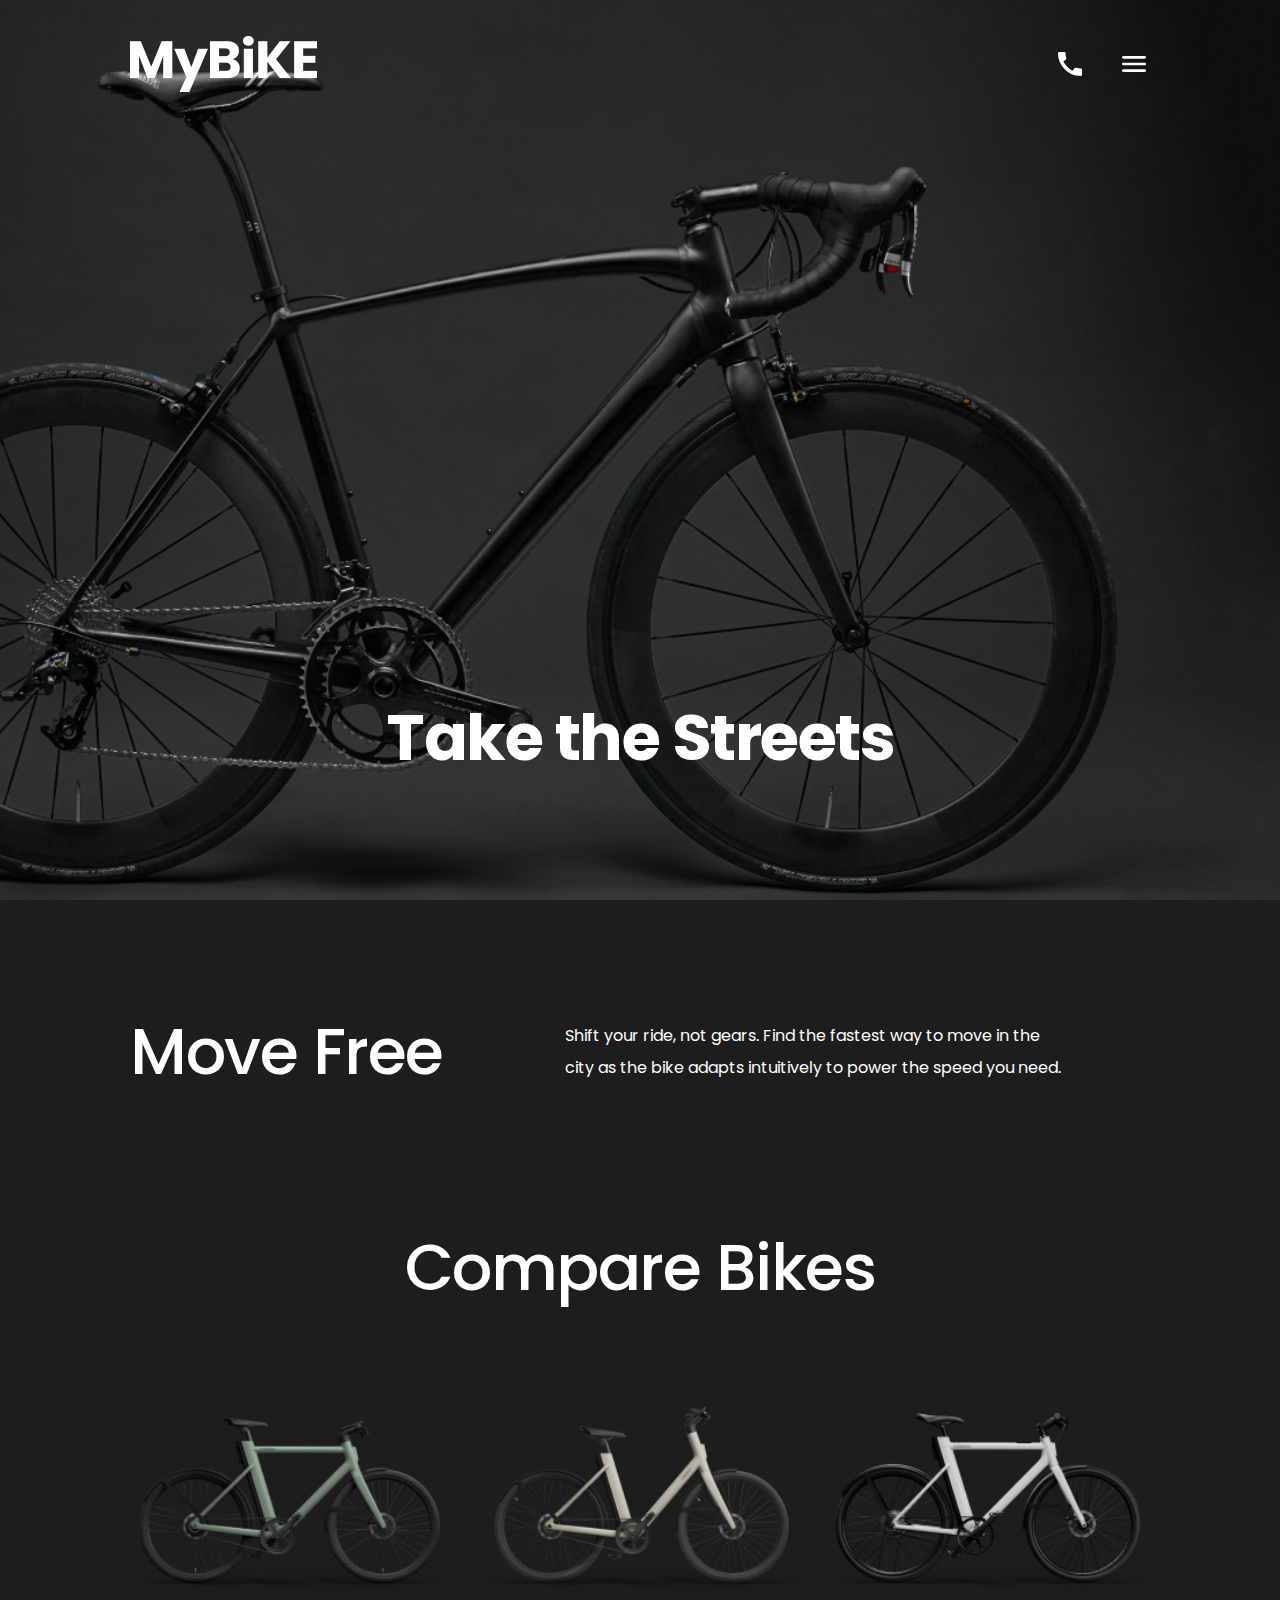
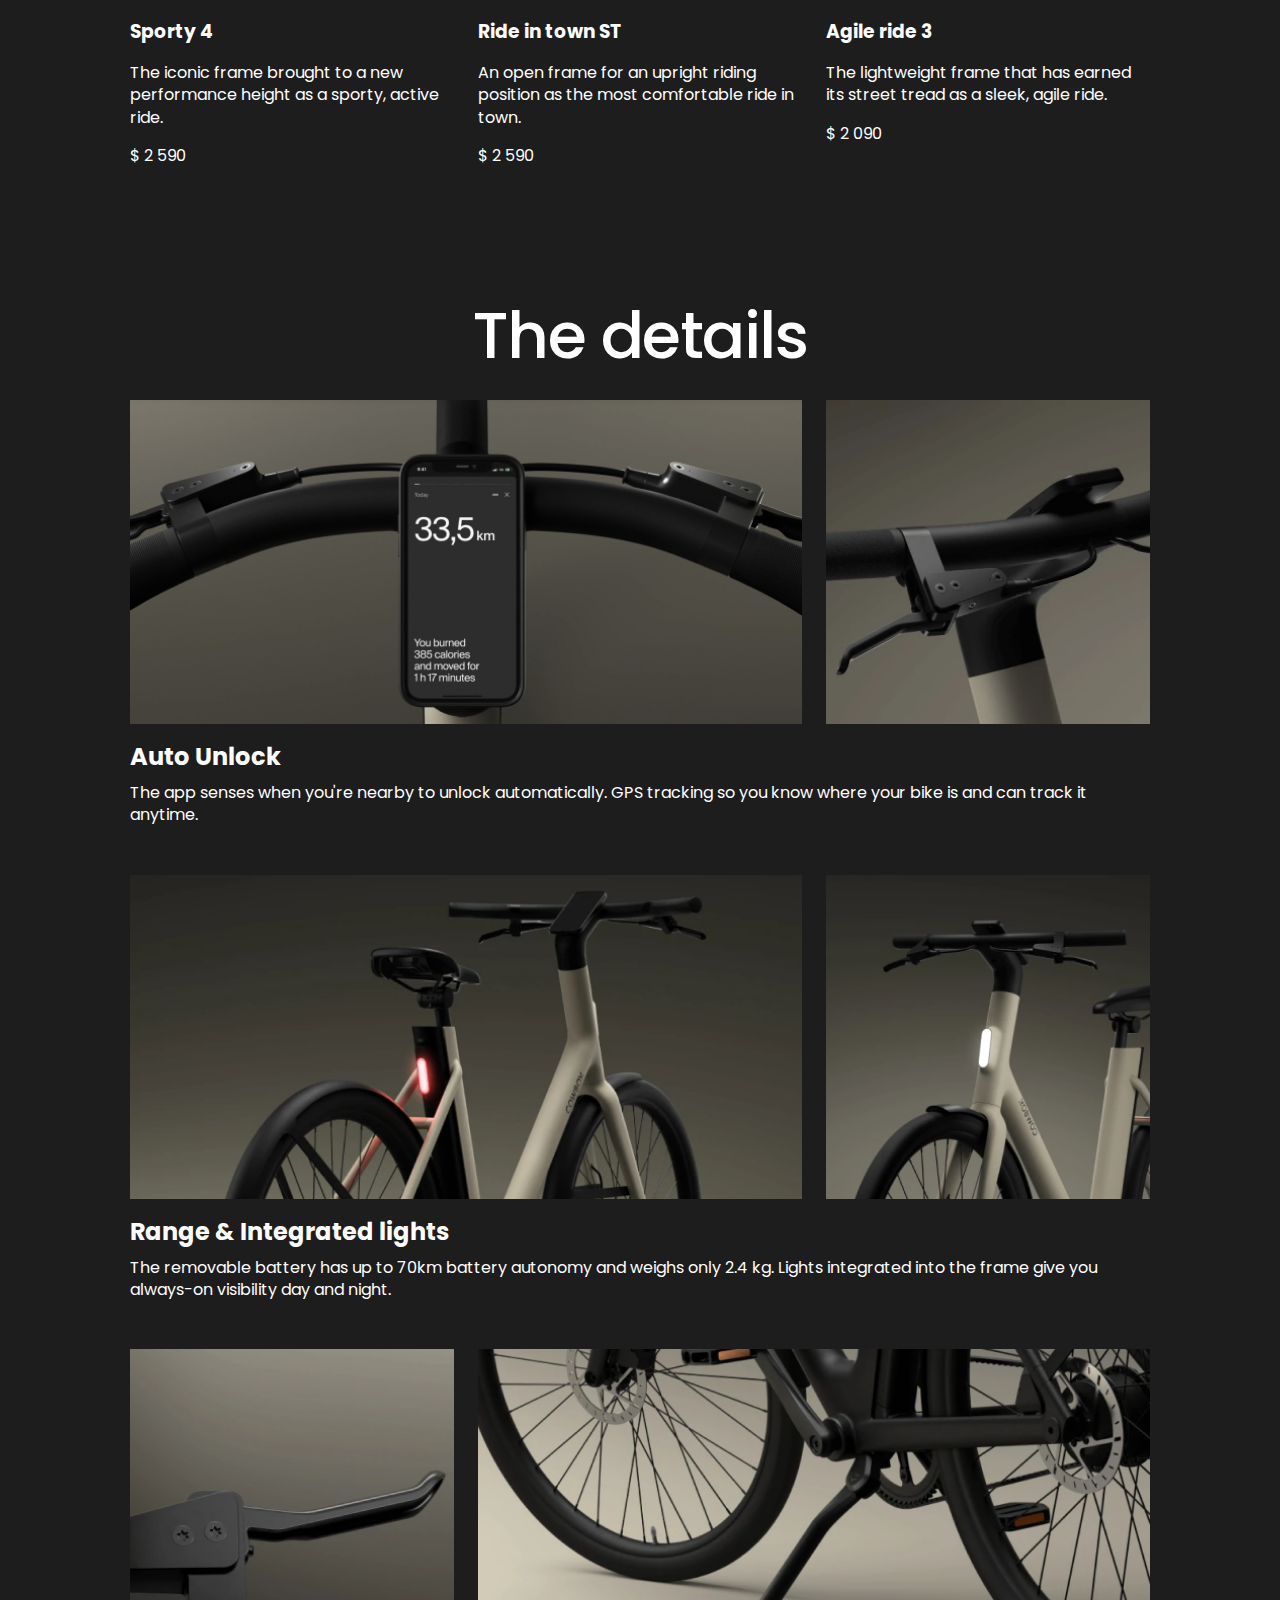
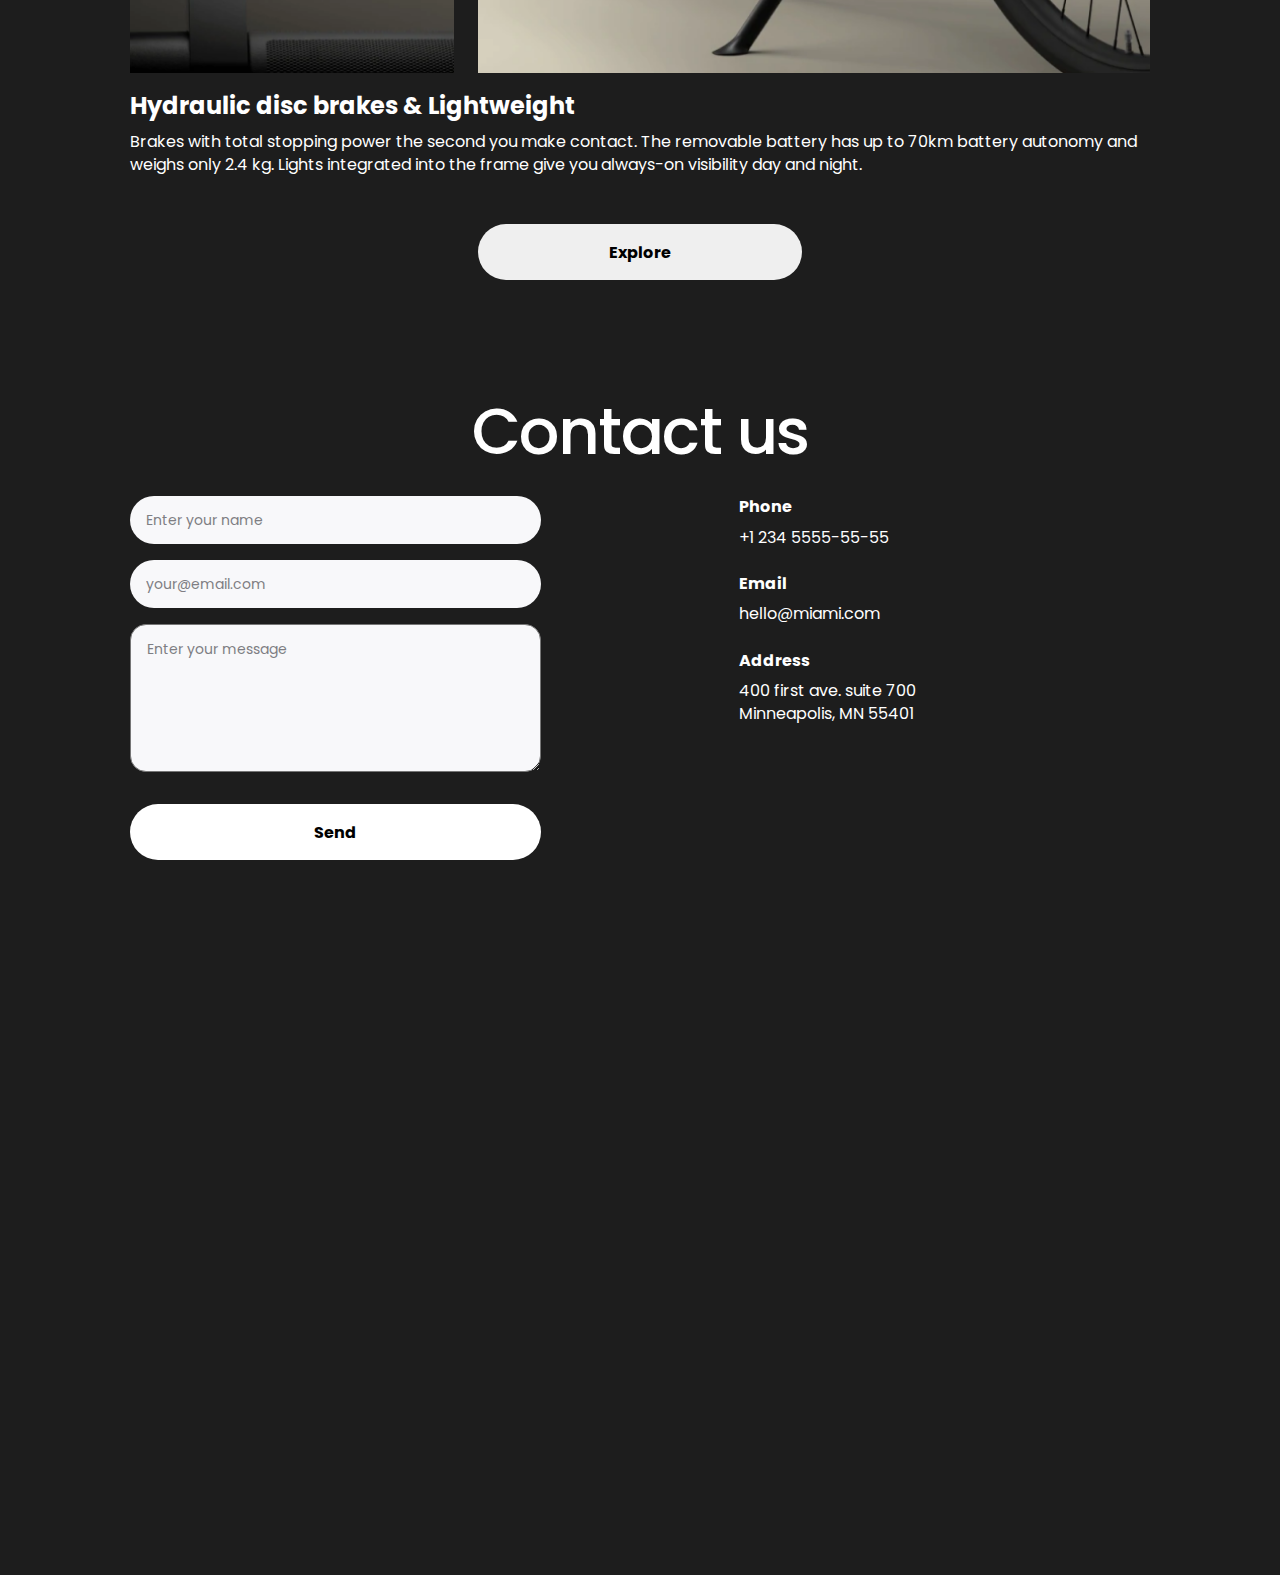
<file: index.html>
<!DOCTYPE html><html lang="en" class="page"><head><meta charset="utf-8"><meta name="viewport" content="width=device-width, initial-scale=1.0"><title>MyBike</title><link rel="icon" href="favicon.8e3c2def.svg"><link rel="stylesheet" href="index.52a2848d.css"><link rel="preconnect" href="https://fonts.googleapis.com"><link rel="preconnect" href="https://fonts.gstatic.com" crossorigin><link href="https://fonts.googleapis.com/css2?family=Poppins:wght@400;500;600&display=swap" rel="stylesheet"><script src="index.cabb280d.js" defer></script></head><body class="page__body"> <header class="header"> <div class="container"> <div class="header__content"> <div class="top-bar"> <a class="top-bar__logo-link" href="#"> <img class="top-bar__logo" src="Logo-white-x2.dbb92232.png" alt="MyBike logo"> </a> <div class="top-bar__icons"> <a href="#menu" class="icon icon--menu"></a> <a href="tel:+1-234-5555-55-55" class="icon icon--phone"></a> <a href="#" class="icon--number">+1 234 5555-55-55</a> </div> </div> <div class="header__bottom"> <h1 class="header__title">Take the Streets</h1> </div> </div> </div> </header> <aside class="menu page__menu" id="menu"> <div class="container"> <div class="menu__top top-bar"> <a class="top-bar__logo-link" href="#"> <img class="top-bar__logo" src="Property%201=Menu_logo.b2925f94.png" alt="Bike logo"> </a> <a href="#" class="icon icon--close"></a> </div> <div class="menu__bottom"> <nav class="menu__nav nav"> <ul class="nav__list"> <li class="nat__item"> <a class="nav__link" href="#">Home</a> </li> <li class="nat__item"> <a class="nav__link" href="#about-us">About us</a> </li> <li class="nat__item"> <a class="nav__link" href="#compare-bikes">Compare bikes</a> </li> <li class="nat__item"> <a class="nav__link" href="#details">Details</a> </li> <li class="nat__item"> <a class="nav__link" href="#contacts">Contacts</a> </li> </ul> </nav> <a href="tel:+1-234-5555-55-55" class="menu__phone-number"> +1 234 5555-55-55 </a> <a href="#" class="menu__book-a-test-ride"> Book a test ride </a> </div> </div> </aside> <main class="main"> <div class="container"> <div class="main__content"> <section class="move-free" id="move-free"> <h2 class="move-free__title section-title section-title--align--left"> Move Free </h2> <div class="move-free__content"> <p class="move-free__description"> Shift your ride, not gears. Find the fastest way to move in the city as the bike adapts intuitively to power the speed you need. </p> </div> </section> <section class="compare-bikes" id="compare-bikes"> <h2 class="section-title">Compare Bikes</h2> <div class="compare-bikes__products"> <article class="compare-bikes__product product"> <img src="Sporty%204.c3247aa8.png" alt="Sporty 4" class="product__photo"> <h3 class="product__title">Sporty 4</h3> <p class="product__description"> The iconic frame brought to a new performance height as a sporty, active ride. </p> <p class="product__price">$ 2 590</p> </article> <article class="compare-bikes__product product"> <img src="Ride%20in%20town%20ST.2cbdcaa3.png" alt="Ride in town ST" class="product__photo"> <h3 class="product__title">Ride in town ST</h3> <p class="product__description"> An open frame for an upright riding position as the most comfortable ride in town. </p> <p class="product__price">$ 2 590</p> </article> <article class="compare-bikes__product product"> <img src="Agile%20ride%203.670e16ec.png" alt="Agile ride" class="product__photo"> <h3 class="product__title">Agile ride 3</h3> <p class="product__description"> The lightweight frame that has earned its street tread as a sleek, agile ride. </p> <p class="product__price">$ 2 090</p> </article> </div> </section> <section class="details" id="details"> <h2 class="section-title">The details</h2> <div class="details__wrapper"> <article class="detail"> <div class="detail__photos"> <a href="#" class="detail__link detail__link--wide"> <img class="detail__photo" src="Image%201.920695b4.png" alt="Auto Unlock"> </a> <a href="#" class="detail__link detail__link--square"> <img class="detail__photo" src="photo%202.46cda84e.png" alt="Auto Unlock"> </a> </div> <h3 class="detail__title">Auto Unlock</h3> <p class="detail__description">The app senses when you're nearby to unlock automatically. GPS tracking so you know where your bike is and can track it anytime.</p> </article> <article class="detail"> <div class="detail__photos"> <a href="#" class="detail__link detail__link--wide"> <img class="detail__photo" src="photo%203.ce67b5e6.png" alt="Range & Integrated lights"> </a> <a href="#" class="detail__link detail__link--square"> <img class="detail__photo" src="photo%204.009a45d7.png" alt="Range & Integrated lights"> </a> </div> <h3 class="detail__title">Range & Integrated lights</h3> <p class="detail__description">The removable battery has up to 70km battery autonomy and weighs only 2.4 kg. Lights integrated into the frame give you always-on visibility day and night.</p> </article> <article class="detail"> <div class="detail__photos"> <a href="#" class="detail__link detail__link--square"> <img class="detail__photo" src="photo%205.a8cd9e8b.png" alt="Hydraulic disc brakes & Lightweight"> </a> <a href="#" class="detail__link detail__link--wide"> <img class="detail__photo" src="photo%206.e3e37d15.png" alt="Hydraulic disc brakes & Lightweight"> </a> </div> <h3 class="detail__title">Hydraulic disc brakes & Lightweight</h3> <p class="detail__description">Brakes with total stopping power the second you make contact. The removable battery has up to 70km battery autonomy and weighs only 2.4 kg. Lights integrated into the frame give you always-on visibility day and night.</p> </article> </div> <button class="details__button details__button--hover details__button--pressed"> Explore </button> </section> <section class="contacts" id="contacts"> <h2 class="section-title">Contact us</h2> <div class="contacts__container"> <form class="contacts__form" onsubmit="this.reset(); return false;"> <input class="contacts__input input" type="text" placeholder="Enter your name" required> <input class="contacts__input input" type="email" placeholder="your@email.com" required> <textarea class="contacts__input textarea" placeholder="Enter your message" required></textarea> <input class="button contacts__input contacts__input--hover contacts__input--pressed" type="submit" value="Send"> </form> <div class="contacts__info"> <h4 class="contacts__label">Phone</h4> <div class="contacts__value"> <a class="value__links" href="tel:+1-234-5555-55-55"> +1 234 5555-55-55 </a> </div> <h4 class="contacts__label">Email</h4> <div class="contacts__value"> <a class="value__links" href="mailto:hello@miami.com"> hello@miami.com </a> </div> <h4 class="contacts__label">Address</h4> <div class="contacts__value"> <a class="value__links" href="https://maps.app.goo.gl/jxtaTXYVizsdFdtV6" target="_blank"> 400 first ave. suite 700 Minneapolis, MN 55401 </a> </div> </div> </div> </section> </div> </div> </main> <footer class="footer"></footer> </body></html>
</file>
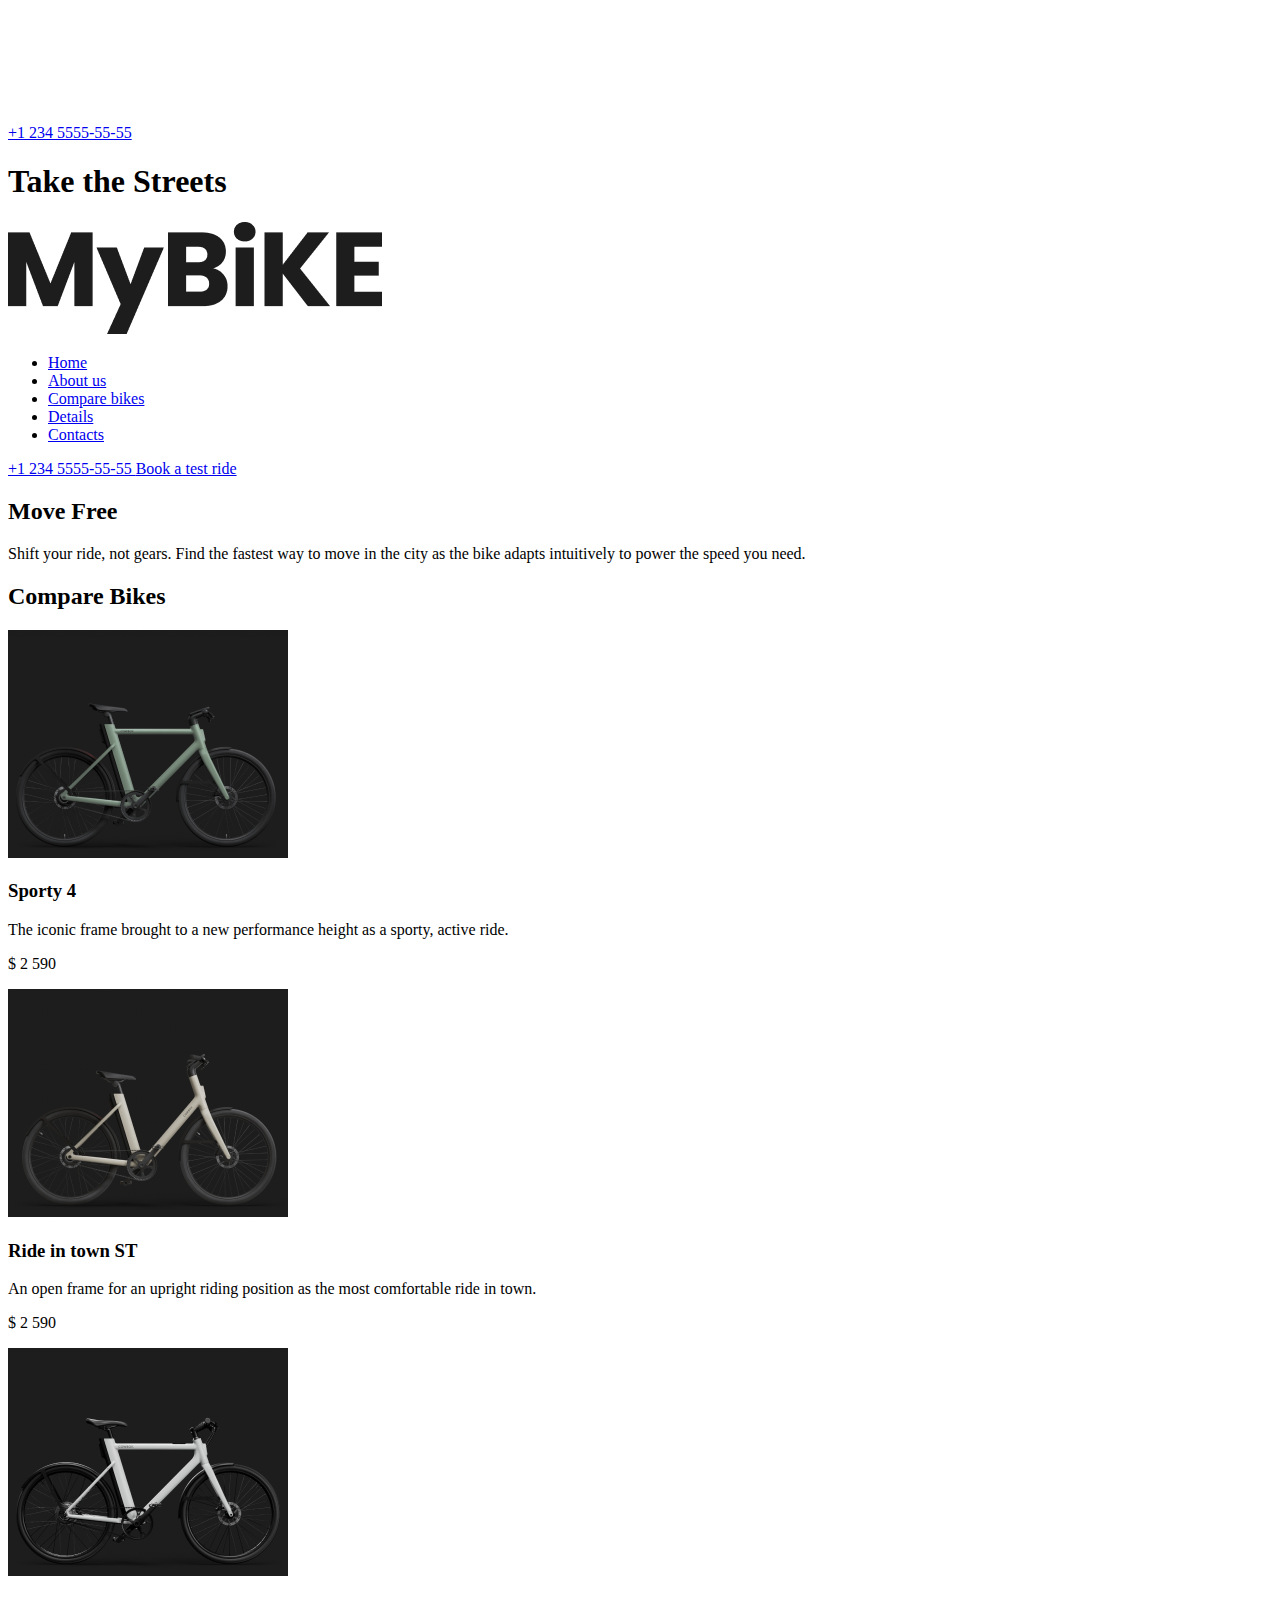
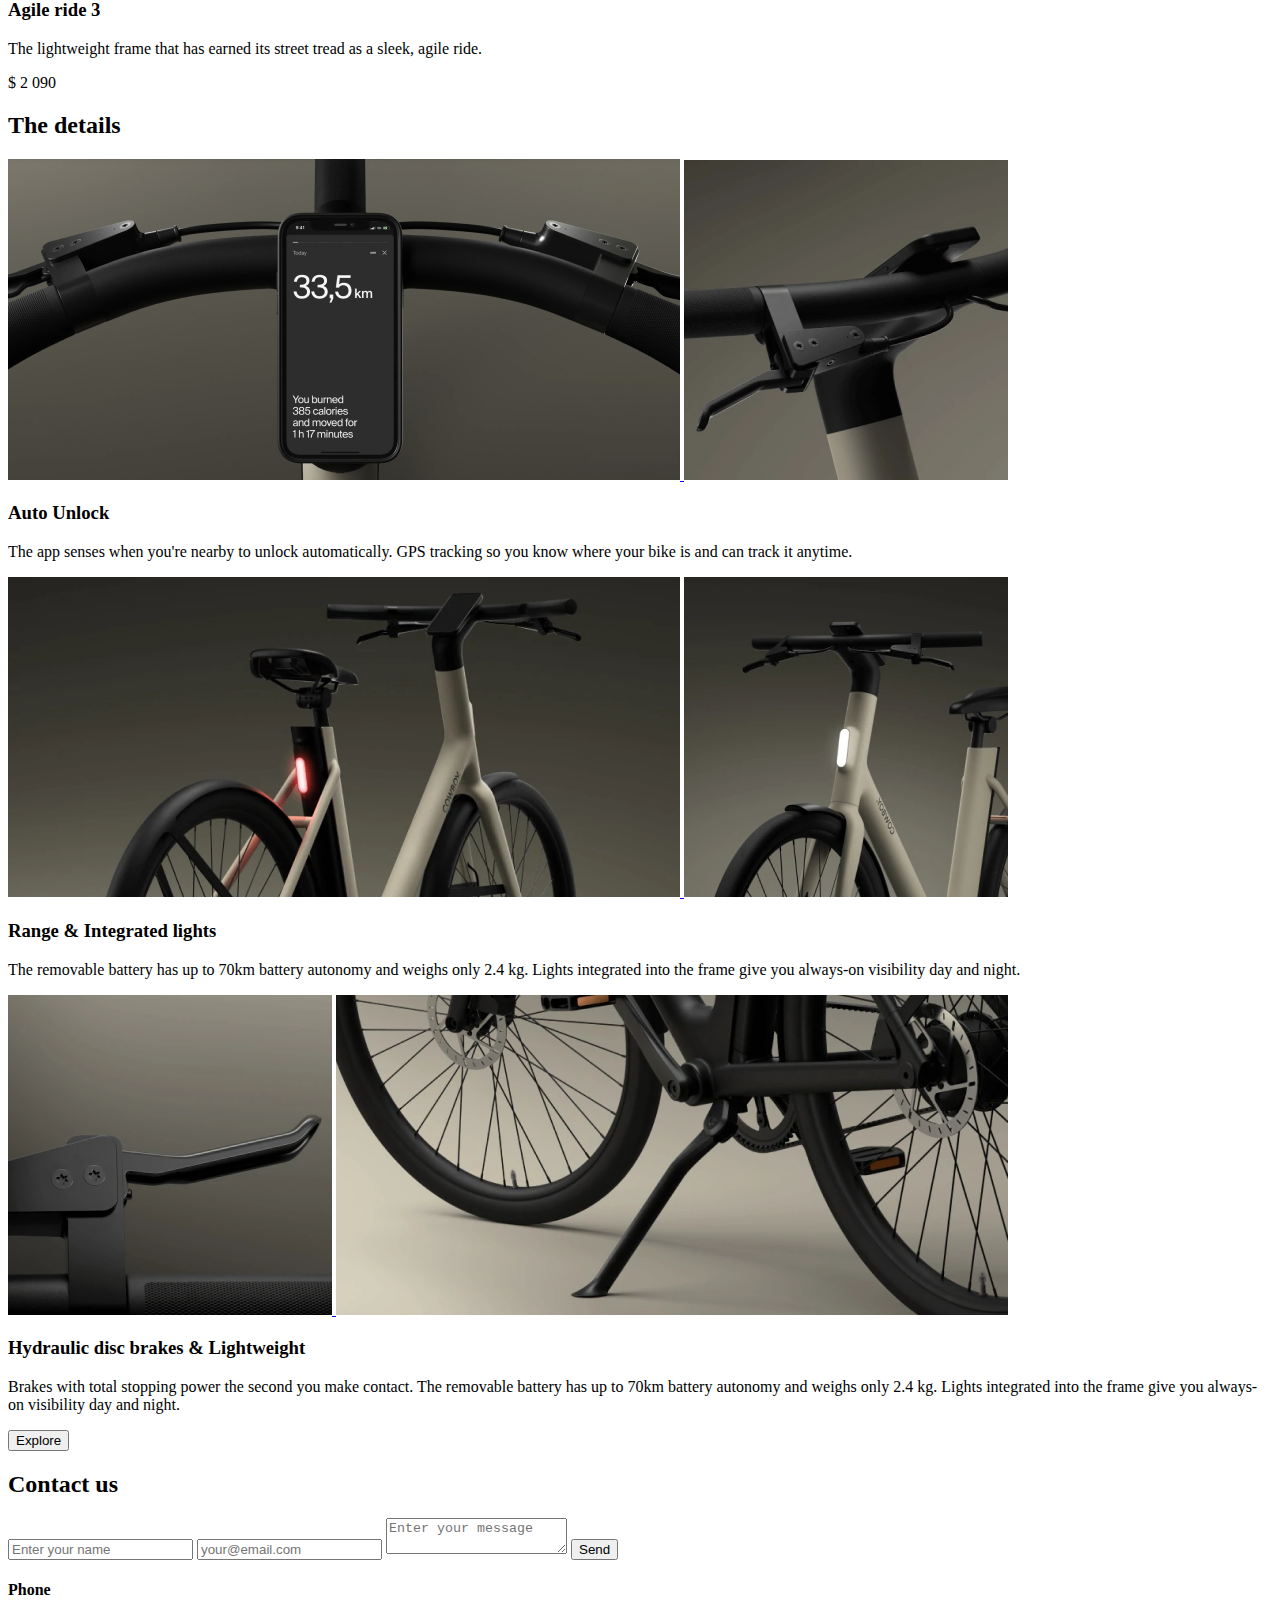
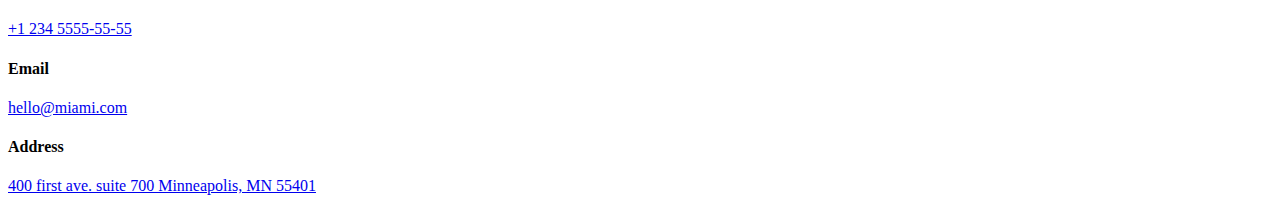
<file: src/index.html>
<!-- #region head -->
<!DOCTYPE html>
<html lang="en" class="page">
  <head>
    <meta charset="UTF-8">
    <meta name="viewport" content="width=device-width, initial-scale=1.0">
    <title>MyBike</title>
    <link rel="icon" href="../src/images/favicon.svg">
    <link rel="stylesheet" href="./styles/main.scss">
    <link rel="preconnect" href="https://fonts.googleapis.com">
    <link
      rel="preconnect"
      href="https://fonts.gstatic.com"
      crossorigin="anonymous"
    >
    <link href="https://fonts.googleapis.com/css2?family=Poppins:wght@400;500;600&display=swap" rel="stylesheet">

    <script src="scripts/main.js" defer></script>
  </head>
  <!-- endregion -->
  <body class="page__body">
    <header class="header">
      <div class="container">
        <div class="header__content">
          <div class="top-bar">
            <a class="top-bar__logo-link" href="#">
              <img
                class="top-bar__logo"
                src="/src/images/Logo-white-x2.png"
                alt="MyBike logo"
              >
            </a>

            <div class="top-bar__icons">
              <a href="#menu" class="icon icon--menu"></a>

              <a href="tel:+1-234-5555-55-55" class="icon icon--phone"></a>

              <a href="#" class="icon--number">+1 234 5555-55-55</a>
            </div>
          </div>
          <div class="header__bottom">
            <h1 class="header__title">Take the Streets</h1>
          </div>
        </div>
      </div>
    </header>

    <aside class="menu page__menu" id="menu">
      <div class="container">
        <div class="top-bar menu__top">
          <a class="top-bar__logo-link" href="#">
            <img
              class="top-bar__logo"
              src="/src/images/Property 1=Menu_logo.png"
              alt="Bike logo"
            >
          </a>
          <a href="#" class="icon icon--close"></a>
        </div>

        <div class="menu__bottom">
          <nav class="nav menu__nav">
            <ul class="nav__list">
              <li class="nat__item">
                <a class="nav__link" href="#">Home</a>
              </li>
              <li class="nat__item">
                <a class="nav__link" href="#about-us">About us</a>
              </li>
              <li class="nat__item">
                <a class="nav__link" href="#compare-bikes">Compare bikes</a>
              </li>
              <li class="nat__item">
                <a class="nav__link" href="#details">Details</a>
              </li>
              <li class="nat__item">
                <a class="nav__link" href="#contacts">Contacts</a>
              </li>
            </ul>
          </nav>
          <a href="tel:+1-234-5555-55-55" class="menu__phone-number">
            +1 234 5555-55-55
          </a>
          <a href="#" class="menu__book-a-test-ride">
            Book a test ride
          </a>
        </div>
      </div>
    </aside>

    <main class="main">
      <div class="container">
        <div class="main__content">
          <section class="move-free" id="move-free">
            <h2 class="
              move-free__title
              section-title
              section-title--align--left
              ">
              Move Free
            </h2>

            <div class="move-free__content">
              <p class="move-free__description">
                Shift your ride, not gears. Find the fastest way to move in the city as the bike adapts intuitively to power the speed you need.
              </p>
            </div>
          </section>

          <section class="compare-bikes" id="compare-bikes">
            <h2 class="section-title">Compare Bikes</h2>
            <div class="compare-bikes__products">
              <article class="product compare-bikes__product">
                <img
                  src="images/product/Sporty 4.png"
                  alt="Sporty 4"
                  class="product__photo"
                >
                <h3 class="product__title">Sporty 4</h3>
                <p class="product__description">
                  The iconic frame brought to a new performance height as a sporty, active ride.
                </p>
                <p class="product__price">$ 2 590</p>
              </article>
              <article class="product compare-bikes__product">
                <img
                  src="images/product/Ride in town ST.png"
                  alt="Ride in town ST"
                  class="product__photo"
                >
                <h3 class="product__title">Ride in town ST</h3>
                <p class="product__description">
                  An open frame for an upright riding position as the most comfortable ride in town.
                </p>
                <p class="product__price">$ 2 590</p>
              </article>
              <article class="product compare-bikes__product">
                <img
                  src="images/product/Agile ride 3.png"
                  alt="Agile ride"
                  class="product__photo"
                >
                <h3 class="product__title">Agile ride 3</h3>
                <p class="product__description">
                  The lightweight frame that has earned its street tread as a sleek, agile ride.
                </p>
                <p class="product__price">$ 2 090</p>
              </article>
            </div>
          </section>

          <section class="details" id="details">
            <h2 class="section-title">The details</h2>

            <div class="details__wrapper">
              <article class="detail">
                <div class="detail__photos">
                  <a href="#" class="detail__link detail__link--wide">
                    <img
                      class="detail__photo"
                      src="./images/gallery/Image 1.png"
                      alt="Auto Unlock"
                    >
                  </a>

                  <a href="#" class="detail__link detail__link--square">
                    <img
                      class="detail__photo"
                      src="./images/gallery/photo 2.png"
                      alt="Auto Unlock"
                    >
                  </a>
                </div>

                <h3 class="detail__title">Auto Unlock</h3>
                <p class="detail__description">The app senses when you're nearby to unlock automatically. GPS tracking so you know where your bike is and can track it anytime.</p>
              </article>

              <article class="detail">
                <div class="detail__photos">
                  <a href="#" class="detail__link detail__link--wide">
                    <img
                      class="detail__photo"
                      src="./images/gallery/photo 3.png"
                      alt="Range & Integrated lights">
                  </a>

                  <a href="#" class="detail__link detail__link--square">
                    <img
                      class="detail__photo"
                      src="./images/gallery/photo 4.png"
                      alt="Range & Integrated lights">
                  </a>
                </div>

                <h3 class="detail__title">Range & Integrated lights</h3>
                <p class="detail__description">The removable battery has up to 70km battery autonomy and weighs only 2.4 kg. Lights integrated into the frame give you always-on visibility day and night.</p>
              </article>

              <article class="detail">
                <div class="detail__photos">
                  <a href="#" class="detail__link detail__link--square">
                    <img
                      class="detail__photo"
                     src="./images/gallery/photo 5.png"
                      alt="Hydraulic disc brakes & Lightweight">
                  </a>

                  <a href="#" class="detail__link detail__link--wide">
                    <img
                      class="detail__photo"
                      src="./images/gallery/photo 6.png"
                      alt="Hydraulic disc brakes & Lightweight">
                  </a>
                </div>

                <h3 class="detail__title">Hydraulic disc brakes & Lightweight</h3>
                <p class="detail__description">Brakes with total stopping power the second you make contact. The removable battery has up to 70km battery autonomy and weighs only 2.4 kg. Lights integrated into the frame give you always-on visibility day and night.</p>
              </article>
            </div>
            <button class="details__button details__button--hover details__button--pressed">
              Explore
            </button>

          </section>
          <section class="contacts" id="contacts">
            <h2 class="section-title">Contact us</h2>

            <div class="contacts__container">
              <form class="contacts__form" onsubmit="this.reset(); return false;">
                <input
                  class="input contacts__input"
                  type="text"
                  placeholder="Enter your name"
                  required
                >
                <input
                  class="input contacts__input"
                  type="email"
                  placeholder="your@email.com"
                  required
                >
                <textarea
                  class="textarea contacts__input"
                  placeholder="Enter your message"
                  required
                ></textarea>
                <input
                  class="button contacts__input contacts__input--hover contacts__input--pressed"
                  type="submit"
                  value="Send"
                >
              </form>

              <div class="contacts__info">
                <h4 class="contacts__label">Phone</h4>
                <div class="contacts__value">
                  <a class="value__links" href="tel:+1-234-5555-55-55">
                    +1 234 5555-55-55
                  </a>
                </div>

                <h4 class="contacts__label">Email</h4>
                <div class="contacts__value">
                  <a class="value__links" href="mailto:hello@miami.com">
                    hello@miami.com
                  </a>
                </div>

                <h4 class="contacts__label">Address</h4>
                <div class="contacts__value">
                  <a
                    class="value__links"
                    href="https://maps.app.goo.gl/jxtaTXYVizsdFdtV6"
                    target="_blank"
                  >
                    400 first ave. suite 700 Minneapolis, MN 55401
                  </a>
                </div>
              </div>
            </div>
          </section>
        </div>
      </div>
    </main>
    <footer class="footer"></footer>
  </body>
</html>
</file>
<file: index.52a2848d.css>
.container{padding-left:20px;padding-right:20px}@media (min-width:576px){.container{padding-left:72px;padding-right:72px}}@media (min-width:1024px){.container{max-width:1020px;margin-left:auto;margin-right:auto;padding-left:120px;padding-right:120px}}.page{color:#fff;scroll-behavior:smooth;font-family:Poppins,sans-serif;line-height:140%}.page__body{background-color:#1d1d1d;min-width:320px;margin:0}.page__menu{opacity:0;pointer-events:none;transition:all .5s;position:fixed;top:0;left:0;right:0;transform:translate(-100%)}.page__menu:target{opacity:1;pointer-events:all;transform:translate(0)}.page:has(.page__menu:target){overflow:hidden}.header{background-image:url(header-bg.ad8f9e72.png);background-position:100%;background-size:cover}.header__content{-ms-flex-direction:column;flex-direction:column;-ms-flex-pack:justify;justify-content:space-between;height:80vh;display:-ms-flexbox;display:flex}@media (min-width:576px){.header__content{height:100vh}}@media (min-width:1024px){.header__content{height:100vh}}.header__title{text-align:center;letter-spacing:-1.5px;margin:0;font-size:36px;font-weight:700;line-height:100%}@media (min-width:576px){.header__title{font-size:64px}}.header__bottom{padding-bottom:88px}@media (min-width:576px){.header__bottom{padding-bottom:130px}}.top-bar{-ms-flex-direction:row;flex-direction:row;-ms-flex-pack:justify;justify-content:space-between;-ms-flex-align:center;align-items:center;padding-top:24px;padding-bottom:24px;display:-ms-flexbox;display:flex}@media (min-width:576px){.top-bar{padding-top:36px;padding-bottom:36px}}.top-bar__logo-link{-ms-flex-align:center;align-items:center;display:-ms-flexbox;display:flex}.top-bar__logo{height:38px;transition:transform .5s}@media (min-width:576px){.top-bar__logo{height:56px}}.top-bar__logo:hover{transform:scale(1.2)}.top-bar__icons{-ms-flex-direction:row-reverse;flex-direction:row-reverse;-ms-flex-align:center;align-items:center;gap:32px;display:-ms-flexbox;display:flex}.icon{background-image:url(Icon-Burger-menu.ae894dd2.svg);background-size:cover;width:24px;height:24px;transition:transform .5s;display:block}.icon:hover{transform:scale(1.2)}@media (min-width:576px){.icon{width:32px;height:32px}}.icon--number{letter-spacing:2px;color:#fff;font-size:12px;font-weight:700;line-height:16px;text-decoration:none;display:none}.icon--phone{background-image:url(Icon-Phone-call.673d48f7.svg)}.icon--phone:hover+.icon--number{display:block}.icon--menu{background-image:url(Icon-Burger-menu.ae894dd2.svg)}.icon--menu:hover{background-image:url(Icon-Burger-menu-hover.ee5fd121.svg)}.icon--close{background-image:url(Icon-Close.e2eb5197.svg)}.main{background-color:#1d1d1d}.main__content{row-gap:92px;padding-top:92px;padding-bottom:92px;display:grid}@media (min-width:576px){.main__content{row-gap:120px;padding-top:120px;padding-bottom:120px}}.menu{box-sizing:border-box;text-transform:uppercase;color:#1d1d1d;background-color:#c2c2c2;height:100vh;font-weight:600;overflow:auto}.menu__top{z-index:1;margin-bottom:24px;position:sticky;top:0}@media (min-width:576px){.menu__top{margin-bottom:8px}}.menu__nav{margin-bottom:40px}.menu__phone-number{color:inherit;margin-bottom:16px;font-size:16px;line-height:27px;text-decoration:none;transition:all .5s;display:block}.menu__phone-number:hover{color:#599a02}.menu__book-a-test-ride{color:inherit;letter-spacing:2px;width:-moz-fit-content;border-bottom:1px solid #1d1d1d;width:fit-content;padding-bottom:7px;font-size:12px;line-height:16px;text-decoration:none;transition:all .5s;display:block}.menu__book-a-test-ride:hover{color:#599a02;border-color:#599a02}.move-free{--columns:2;grid-template-columns:repeat(var(--columns),1fr);column-gap:20px;display:grid}@media (min-width:576px){.move-free{--columns:6;column-gap:24px}}@media (min-width:1024px){.move-free{--columns:12}}.move-free__title{text-align:left;grid-column:1/-1}@media (min-width:576px){.move-free__title{grid-column:1/4}}@media (min-width:1024px){.move-free__title{grid-column:span 5}}.move-free__content{grid-column:1/-1}@media (min-width:576px){.move-free__content{grid-column:4/7}}@media (min-width:1024px){.move-free__content{grid-column:span 6}}.move-free__description{margin:0;line-height:32px}.compare-bikes__products{--columns:2;grid-template-columns:repeat(var(--columns),1fr);gap:40px 20px;display:grid}@media (min-width:576px){.compare-bikes__products{--columns:6;column-gap:24px}}@media (min-width:1024px){.compare-bikes__products{--columns:12}}.compare-bikes__product{grid-column:1/-1}@media (min-width:576px){.compare-bikes__product{grid-column:2/-2}}@media (min-width:1024px){.compare-bikes__product{grid-column:span 4}}.product__photo{cursor:pointer;width:100%;transition:transform .5s}.product__photo:hover{transform:scale(1.2)}.product__title{cursor:pointer}.details__wrapper{row-gap:40px;margin-bottom:40px;display:grid}@media (min-width:576px){.details__wrapper{row-gap:48px;margin-bottom:48px}}.details__button{text-align:center;cursor:pointer;border:none;border-radius:40px;width:100%;height:56px;margin:0 auto;font-family:Poppins,sans-serif;font-size:16px;font-weight:700;line-height:27px;display:block}@media (min-width:576px){.details__button{width:392px}}@media (min-width:1024px){.details__button{width:324px}}.details__button--hover:hover{box-shadow:1px 4px 16px rgba(232,232,240,.4)}.details__button--pressed:active{box-shadow:1px 4px 16px rgba(232,232,240,.64)}.detail__photos{--columns:2;grid-template-columns:repeat(var(--columns),1fr);column-gap:20px;margin-bottom:16px;display:grid}@media (min-width:576px){.detail__photos{--columns:6;column-gap:24px}}@media (min-width:1024px){.detail__photos{--columns:12}}.detail__link{position:relative}@media (min-width:576px){.detail__link--wide{grid-column:span 4}}@media (min-width:1024px){.detail__link--wide{grid-column:span 8}}.detail__link--square{height:0;padding-bottom:100%}@media (min-width:576px){.detail__link--square{grid-column:span 2}}@media (min-width:1024px){.detail__link--square{grid-column:span 4}}.detail__photo{object-fit:cover;width:100%;height:100%;transition:transform .5s;position:absolute}.detail__photo:hover{transform:scale(1.05)}.detail__title{margin:0 0 8px;font-size:24px;font-weight:700;line-height:34px}.detail__description{grid-column:1/-1;margin:0;font-size:16px;font-weight:400;line-height:22.4px}@media (min-width:576px){.detail__description{grid-column:1/8}}@media (min-width:1024px){.detail__description{grid-column:span 8}}.section-title{letter-spacing:-1.5px;text-align:center;margin:0 0 32px;font-size:32px;font-weight:500;line-height:100%}@media (min-width:576px){.section-title{margin-bottom:32px;font-size:48px}}@media (min-width:1024px){.section-title{font-size:64px}}.section-title--align--left{text-align-last:left}.contacts__container{--columns:2;grid-template-columns:repeat(var(--columns),1fr);gap:40px 20px;margin-bottom:40px;display:grid}@media (min-width:576px){.contacts__container{--columns:6;column-gap:24px}}@media (min-width:1024px){.contacts__container{--columns:12}}.contacts__form{grid-column:1/-1}@media (min-width:576px){.contacts__form{grid-column:1/4}}@media (min-width:1024px){.contacts__form{grid-column:span 5}}.contacts__input{grid-column:1/-1}@media (min-width:576px){.contacts__input{grid-column:2/-2}}@media (min-width:1024px){.contacts__input{grid-column:span 4}}.contacts__input--hover:hover{box-shadow:1px 4px 16px rgba(232,232,240,.4)}.contacts__input--pressed:active{box-shadow:1px 4px 16px rgba(232,232,240,.64)}.contacts__info{grid-column:1/-1;margin:0}@media (min-width:576px){.contacts__info{grid-column:4/6}}@media (min-width:1024px){.contacts__info{grid-column:8/11}}.contacts__label{margin:0 0 8px}.contacts__value{margin-bottom:24px;text-decoration:none}.value__links{color:#fff;text-decoration:none;transition:all .5s}.value__links:hover{color:#599a02}.input{box-sizing:border-box;color:#292929;letter-spacing:0;background-color:#f8f8fa;border:none;border-radius:40px;grid-column:1/-1;width:100%;height:48px;margin-bottom:16px;padding:0 16px;font-family:inherit;font-size:14px;font-weight:400;line-height:20px}@media (min-width:576px){.input{grid-column:1/3}}@media (min-width:1024px){.input{grid-column:1/6}}.input::placeholder{color:#7e7e83;left:16px}.input::placeholder{color:#7e7e83;left:16px}.input:focus{outline:none}.textarea{box-sizing:border-box;vertical-align:top;color:#292929;letter-spacing:0;background-color:#f8f8fa;border-radius:16px;width:100%;height:148px;margin-bottom:32px;padding:14px 16px;font-family:inherit;font-size:14px;font-weight:400;line-height:20px}.textarea::placeholder{color:#7e7e83;left:16px}.textarea::placeholder{color:#7e7e83;left:16px}.textarea:focus{outline:none}.button{letter-spacing:0;cursor:pointer;background-color:#fff;border:none;border-radius:40px;width:100%;height:56px;font-family:Poppins,sans-serif;font-size:16px;font-weight:700;line-height:27px}.nav__link{color:inherit;letter-spacing:2px;font-size:22px;line-height:22px;text-decoration:none;position:relative}.nav__link:after{content:"";transform-origin:0;background-color:#1d1d1d;width:100%;height:1px;transition:transform .5s;display:block;position:absolute;bottom:-8px;transform:scale(0)}.nav__link:hover:after{transform:scale(1)}.nav__list{-ms-flex-direction:column;flex-direction:column;gap:32px;margin:0;padding:0;list-style:none;display:-ms-flexbox;display:flex}.footer{z-index:-1;background-image:url(Footer-image.19198dda.png);background-position:100%;background-size:cover;height:200px;position:sticky;bottom:0}@media (min-width:576px){.footer{height:480px}}@media (min-width:1024px){.footer{height:555px}}
/*# sourceMappingURL=index.52a2848d.css.map */
</file>
